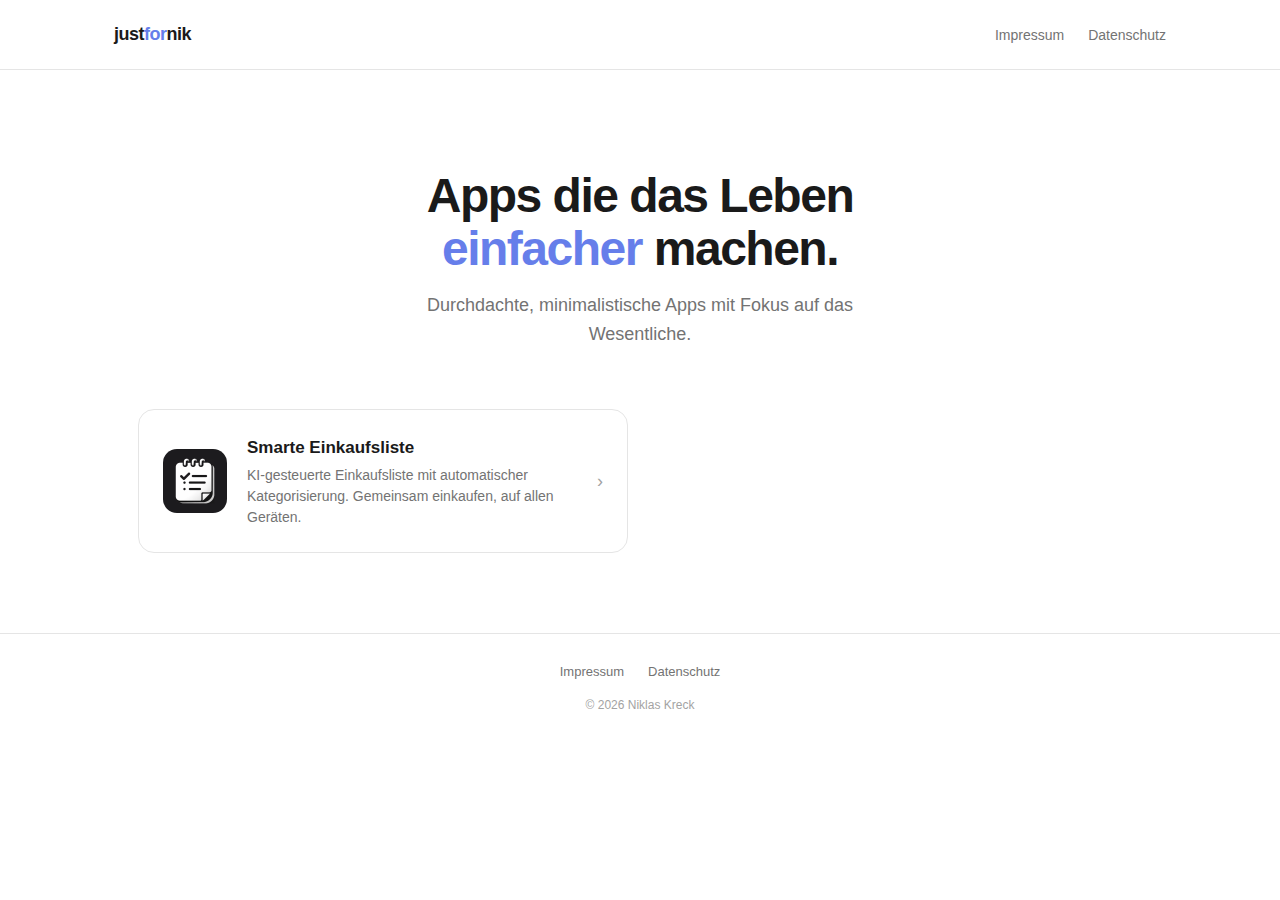
<file: index.html>
<!DOCTYPE html>
<html lang="de">
<head>
  <meta charset="UTF-8">
  <meta name="viewport" content="width=device-width, initial-scale=1.0">
  <title>justfornik — Apps die das Leben einfacher machen</title>
  <meta name="description" content="Apps von Niklas Kreck. Smarte Einkaufsliste und mehr.">
  <link rel="stylesheet" href="/styles.css">
  <link rel="icon" href="/assets/einkaufsliste-icon.png" type="image/png">
</head>
<body>

  <!-- Nav -->
  <nav class="nav">
    <div class="container">
      <a href="/" class="nav-brand">just<span>for</span>nik</a>
      <ul class="nav-links">
        <li><a href="/impressum/">Impressum</a></li>
        <li><a href="/datenschutz/">Datenschutz</a></li>
      </ul>
    </div>
  </nav>

  <!-- Hero -->
  <section class="hero">
    <h1 class="hero-title">Apps die das Leben<br><span>einfacher</span> machen.</h1>
    <p class="hero-subtitle">Durchdachte, minimalistische Apps mit Fokus auf das Wesentliche.</p>
  </section>

  <!-- Apps Grid -->
  <div class="container">
    <div class="apps-grid">
      <a href="/einkaufsliste/" class="app-card">
        <img src="/assets/einkaufsliste-icon.png" alt="Smarte Einkaufsliste Icon" class="app-card-icon">
        <div class="app-card-info">
          <h3>Smarte Einkaufsliste</h3>
          <p>KI-gesteuerte Einkaufsliste mit automatischer Kategorisierung. Gemeinsam einkaufen, auf allen Geräten.</p>
        </div>
        <span class="app-card-arrow">&rsaquo;</span>
      </a>
    </div>
  </div>

  <!-- Footer -->
  <footer class="footer">
    <ul class="footer-links">
      <li><a href="/impressum/">Impressum</a></li>
      <li><a href="/datenschutz/">Datenschutz</a></li>
    </ul>
    <p class="footer-copy">&copy; 2026 Niklas Kreck</p>
  </footer>

</body>
</html>
</file>
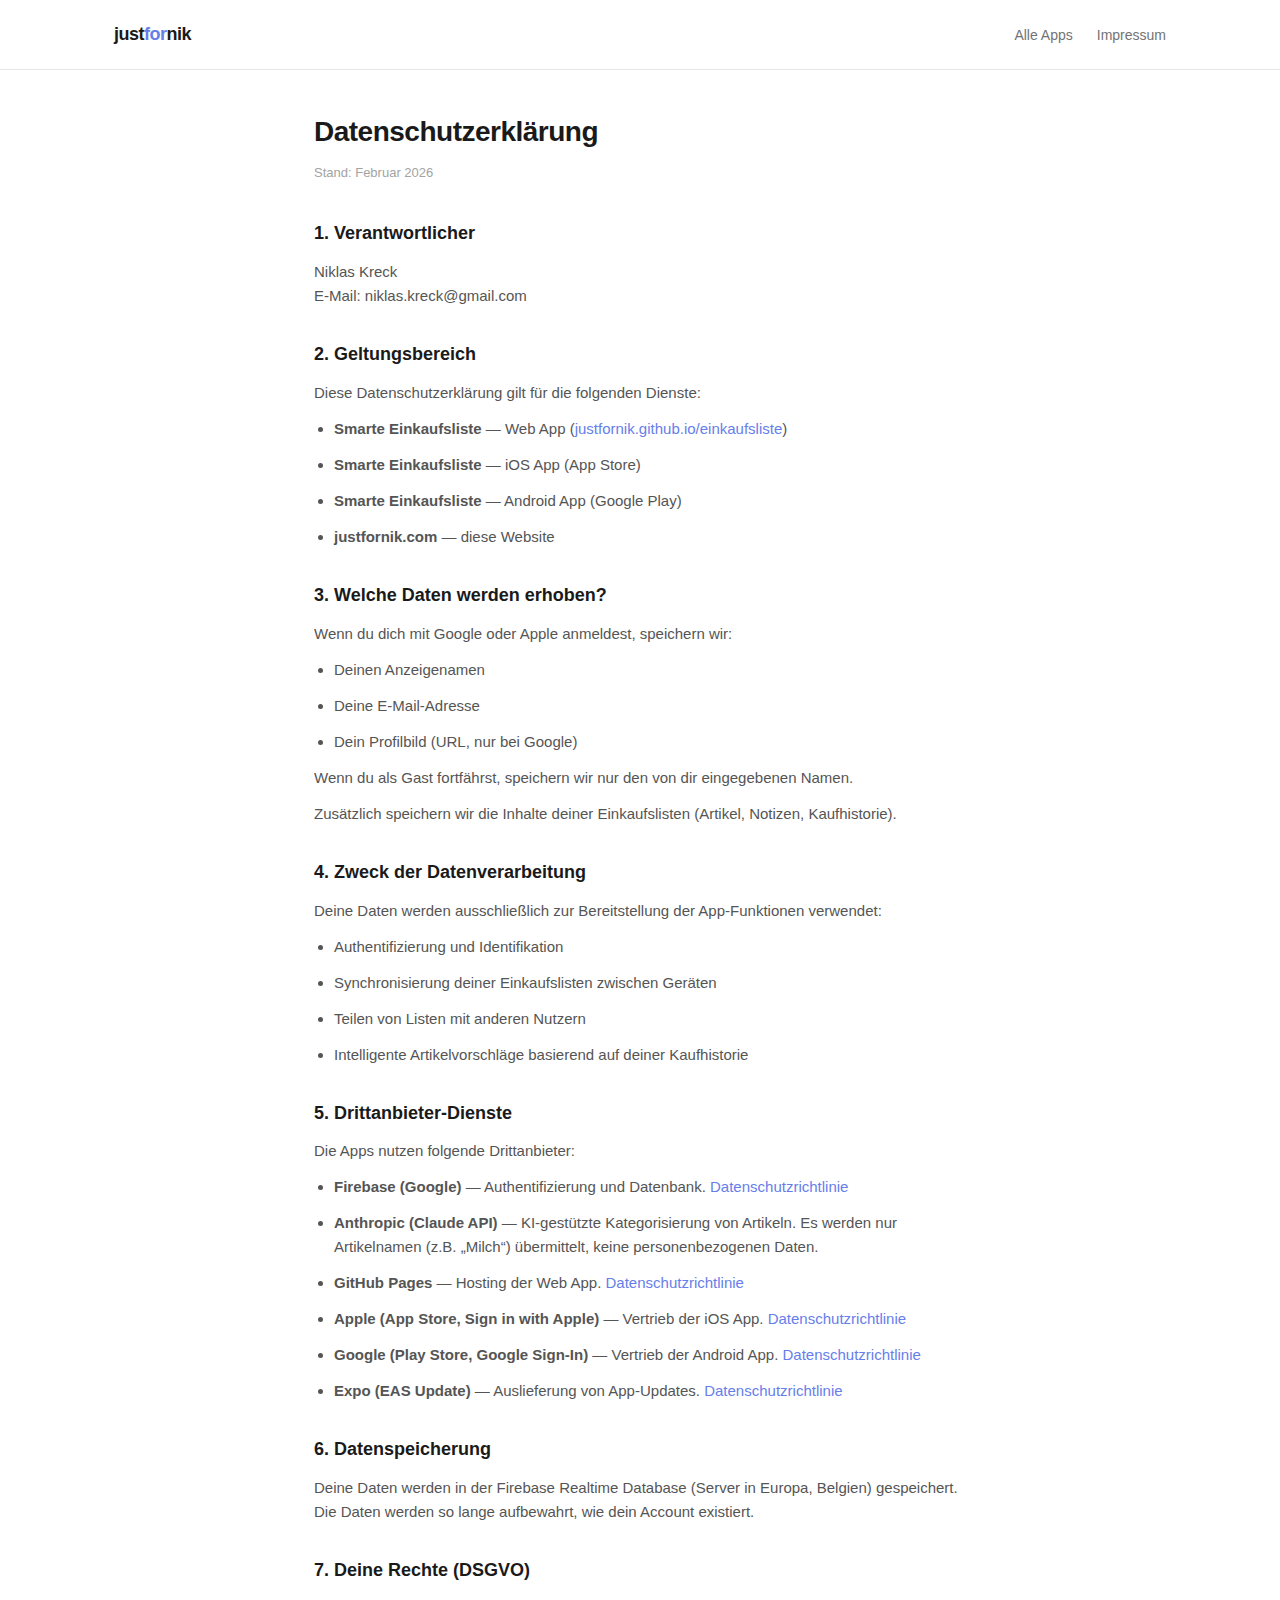
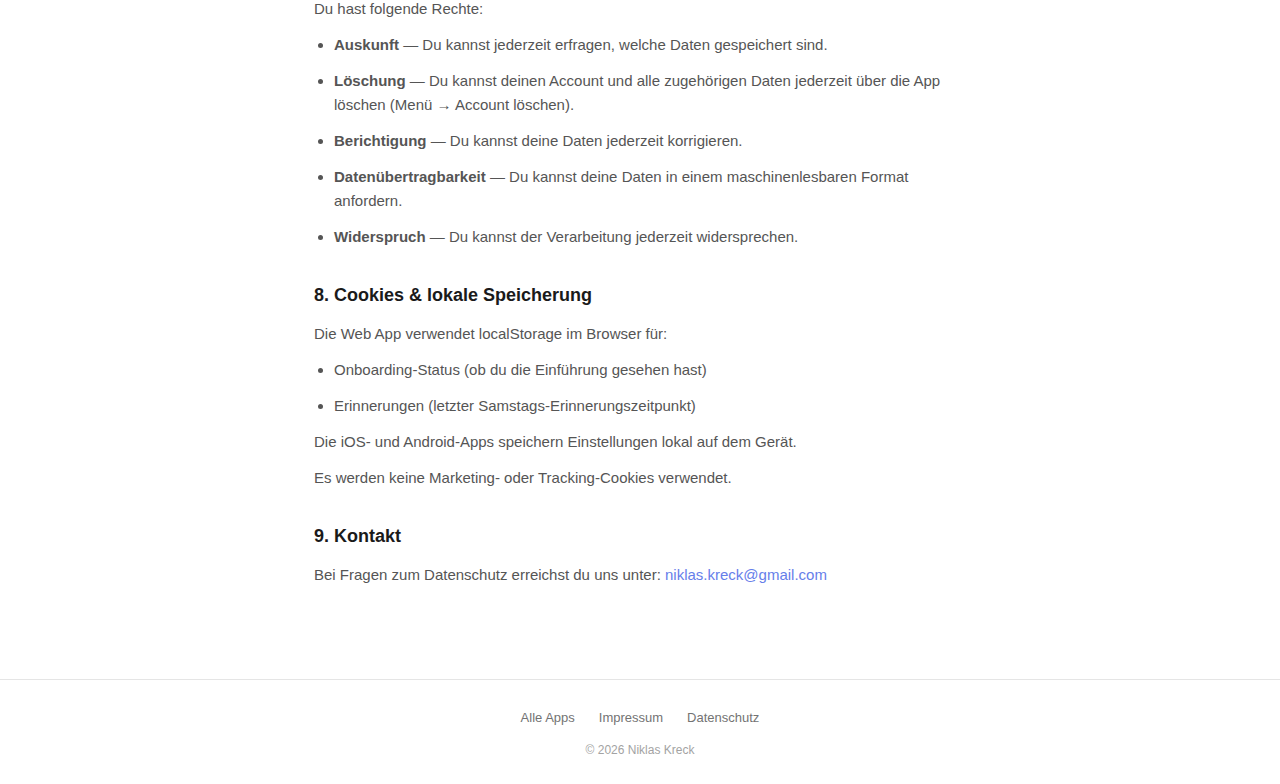
<file: datenschutz/index.html>
<!DOCTYPE html>
<html lang="de">
<head>
  <meta charset="UTF-8">
  <meta name="viewport" content="width=device-width, initial-scale=1.0">
  <title>Datenschutz — justfornik</title>
  <link rel="stylesheet" href="/styles.css">
  <link rel="icon" href="/assets/einkaufsliste-icon.png" type="image/png">
</head>
<body>

  <!-- Nav -->
  <nav class="nav">
    <div class="container">
      <a href="/" class="nav-brand">just<span>for</span>nik</a>
      <ul class="nav-links">
        <li><a href="/">Alle Apps</a></li>
        <li><a href="/impressum/">Impressum</a></li>
      </ul>
    </div>
  </nav>

  <!-- Content -->
  <main class="legal">
    <h1>Datenschutzerkl&auml;rung</h1>
    <p class="subtitle">Stand: Februar 2026</p>

    <h2>1. Verantwortlicher</h2>
    <p>Niklas Kreck<br>E-Mail: niklas.kreck@gmail.com</p>

    <h2>2. Geltungsbereich</h2>
    <p>Diese Datenschutzerkl&auml;rung gilt f&uuml;r die folgenden Dienste:</p>
    <ul>
      <li><strong>Smarte Einkaufsliste</strong> &mdash; Web App (<a href="https://justfornik.github.io/einkaufsliste/">justfornik.github.io/einkaufsliste</a>)</li>
      <li><strong>Smarte Einkaufsliste</strong> &mdash; iOS App (App Store)</li>
      <li><strong>Smarte Einkaufsliste</strong> &mdash; Android App (Google Play)</li>
      <li><strong>justfornik.com</strong> &mdash; diese Website</li>
    </ul>

    <h2>3. Welche Daten werden erhoben?</h2>
    <p>Wenn du dich mit Google oder Apple anmeldest, speichern wir:</p>
    <ul>
      <li>Deinen Anzeigenamen</li>
      <li>Deine E-Mail-Adresse</li>
      <li>Dein Profilbild (URL, nur bei Google)</li>
    </ul>
    <p>Wenn du als Gast fortf&auml;hrst, speichern wir nur den von dir eingegebenen Namen.</p>
    <p>Zus&auml;tzlich speichern wir die Inhalte deiner Einkaufslisten (Artikel, Notizen, Kaufhistorie).</p>

    <h2>4. Zweck der Datenverarbeitung</h2>
    <p>Deine Daten werden ausschlie&szlig;lich zur Bereitstellung der App-Funktionen verwendet:</p>
    <ul>
      <li>Authentifizierung und Identifikation</li>
      <li>Synchronisierung deiner Einkaufslisten zwischen Ger&auml;ten</li>
      <li>Teilen von Listen mit anderen Nutzern</li>
      <li>Intelligente Artikelvorschl&auml;ge basierend auf deiner Kaufhistorie</li>
    </ul>

    <h2>5. Drittanbieter-Dienste</h2>
    <p>Die Apps nutzen folgende Drittanbieter:</p>
    <ul>
      <li><strong>Firebase (Google)</strong> &mdash; Authentifizierung und Datenbank. <a href="https://firebase.google.com/support/privacy" target="_blank" rel="noopener">Datenschutzrichtlinie</a></li>
      <li><strong>Anthropic (Claude API)</strong> &mdash; KI-gest&uuml;tzte Kategorisierung von Artikeln. Es werden nur Artikelnamen (z.B. &bdquo;Milch&ldquo;) &uuml;bermittelt, keine personenbezogenen Daten.</li>
      <li><strong>GitHub Pages</strong> &mdash; Hosting der Web App. <a href="https://docs.github.com/en/site-policy/privacy-policies/github-privacy-statement" target="_blank" rel="noopener">Datenschutzrichtlinie</a></li>
      <li><strong>Apple (App Store, Sign in with Apple)</strong> &mdash; Vertrieb der iOS App. <a href="https://www.apple.com/legal/privacy/" target="_blank" rel="noopener">Datenschutzrichtlinie</a></li>
      <li><strong>Google (Play Store, Google Sign-In)</strong> &mdash; Vertrieb der Android App. <a href="https://policies.google.com/privacy" target="_blank" rel="noopener">Datenschutzrichtlinie</a></li>
      <li><strong>Expo (EAS Update)</strong> &mdash; Auslieferung von App-Updates. <a href="https://expo.dev/privacy" target="_blank" rel="noopener">Datenschutzrichtlinie</a></li>
    </ul>

    <h2>6. Datenspeicherung</h2>
    <p>Deine Daten werden in der Firebase Realtime Database (Server in Europa, Belgien) gespeichert. Die Daten werden so lange aufbewahrt, wie dein Account existiert.</p>

    <h2>7. Deine Rechte (DSGVO)</h2>
    <p>Du hast folgende Rechte:</p>
    <ul>
      <li><strong>Auskunft</strong> &mdash; Du kannst jederzeit erfragen, welche Daten gespeichert sind.</li>
      <li><strong>L&ouml;schung</strong> &mdash; Du kannst deinen Account und alle zugeh&ouml;rigen Daten jederzeit &uuml;ber die App l&ouml;schen (Men&uuml; &rarr; Account l&ouml;schen).</li>
      <li><strong>Berichtigung</strong> &mdash; Du kannst deine Daten jederzeit korrigieren.</li>
      <li><strong>Daten&uuml;bertragbarkeit</strong> &mdash; Du kannst deine Daten in einem maschinenlesbaren Format anfordern.</li>
      <li><strong>Widerspruch</strong> &mdash; Du kannst der Verarbeitung jederzeit widersprechen.</li>
    </ul>

    <h2>8. Cookies &amp; lokale Speicherung</h2>
    <p>Die Web App verwendet localStorage im Browser f&uuml;r:</p>
    <ul>
      <li>Onboarding-Status (ob du die Einf&uuml;hrung gesehen hast)</li>
      <li>Erinnerungen (letzter Samstags-Erinnerungszeitpunkt)</li>
    </ul>
    <p>Die iOS- und Android-Apps speichern Einstellungen lokal auf dem Ger&auml;t.</p>
    <p>Es werden keine Marketing- oder Tracking-Cookies verwendet.</p>

    <h2>9. Kontakt</h2>
    <p>Bei Fragen zum Datenschutz erreichst du uns unter: <a href="mailto:niklas.kreck@gmail.com">niklas.kreck@gmail.com</a></p>
  </main>

  <!-- Footer -->
  <footer class="footer">
    <ul class="footer-links">
      <li><a href="/">Alle Apps</a></li>
      <li><a href="/impressum/">Impressum</a></li>
      <li><a href="/datenschutz/">Datenschutz</a></li>
    </ul>
    <p class="footer-copy">&copy; 2026 Niklas Kreck</p>
  </footer>

</body>
</html>
</file>
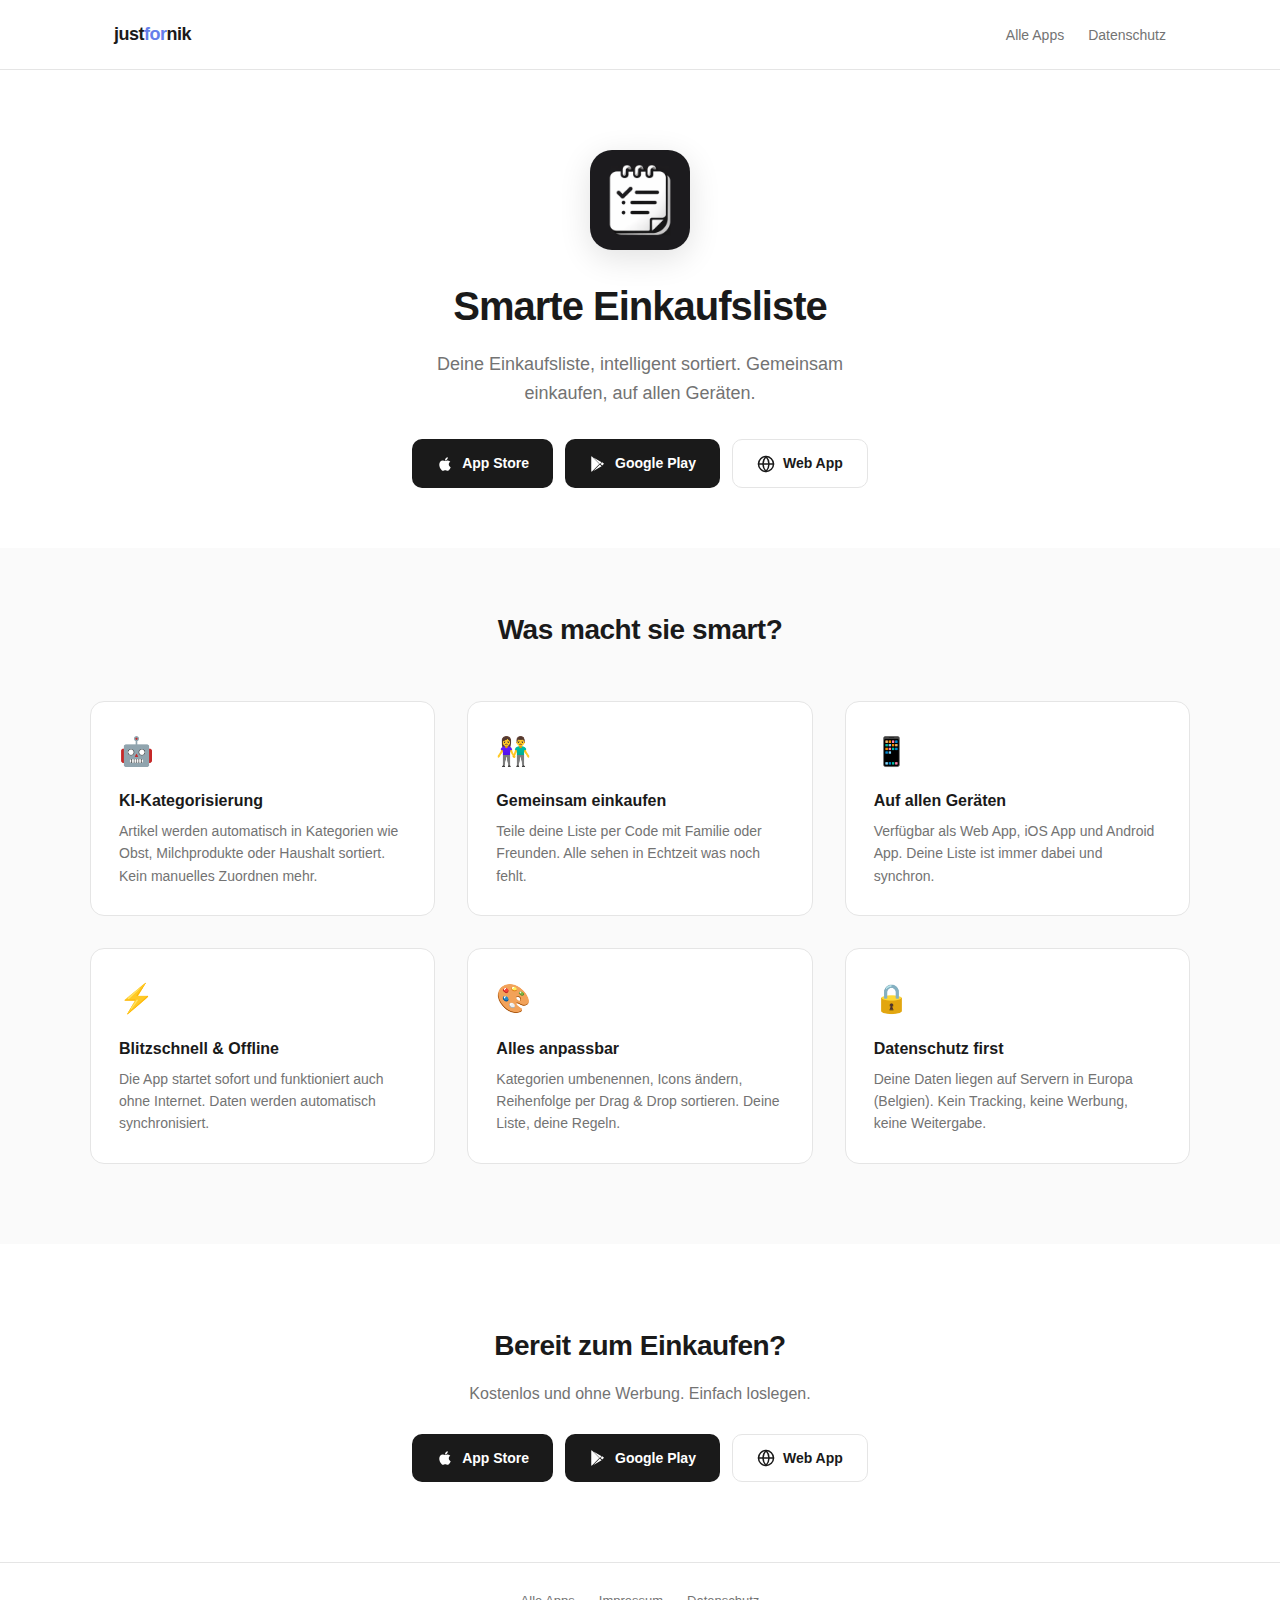
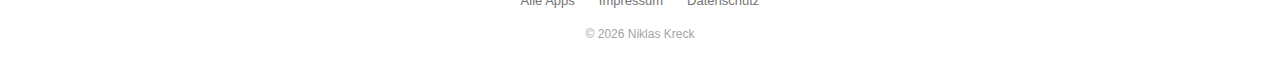
<file: einkaufsliste/index.html>
<!DOCTYPE html>
<html lang="de">
<head>
  <meta charset="UTF-8">
  <meta name="viewport" content="width=device-width, initial-scale=1.0">
  <title>Smarte Einkaufsliste — justfornik</title>
  <meta name="description" content="Die smarte Einkaufsliste mit KI-Kategorisierung. Gemeinsam einkaufen, auf allen Geräten. Kostenlos.">
  <meta property="og:title" content="Smarte Einkaufsliste">
  <meta property="og:description" content="KI-gesteuerte Einkaufsliste mit automatischer Kategorisierung.">
  <meta property="og:image" content="/assets/einkaufsliste-icon.png">
  <link rel="stylesheet" href="/styles.css">
  <link rel="icon" href="/assets/einkaufsliste-icon.png" type="image/png">
</head>
<body>

  <!-- Nav -->
  <nav class="nav">
    <div class="container">
      <a href="/" class="nav-brand">just<span>for</span>nik</a>
      <ul class="nav-links">
        <li><a href="/">Alle Apps</a></li>
        <li><a href="/datenschutz/">Datenschutz</a></li>
      </ul>
    </div>
  </nav>

  <!-- App Hero -->
  <section class="app-hero">
    <img src="/assets/einkaufsliste-icon.png" alt="Smarte Einkaufsliste" class="app-hero-icon">
    <h1>Smarte Einkaufsliste</h1>
    <p class="app-hero-tagline">Deine Einkaufsliste, intelligent sortiert. Gemeinsam einkaufen, auf allen Geräten.</p>
    <div class="store-buttons">
      <!-- App Store link — placeholder until live -->
      <a href="https://apps.apple.com" class="store-btn store-btn--primary">
        <svg viewBox="0 0 24 24" fill="currentColor"><path d="M17.05 20.28c-.98.95-2.05.88-3.08.4-1.09-.5-2.08-.48-3.24 0-1.44.62-2.2.44-3.06-.4C2.79 15.25 3.51 7.59 9.05 7.31c1.35.07 2.29.74 3.08.8 1.18-.24 2.31-.93 3.57-.84 1.51.12 2.65.72 3.4 1.8-3.12 1.87-2.38 5.98.48 7.13-.57 1.5-1.31 2.99-2.54 4.09zM12.03 7.25c-.15-2.23 1.66-4.07 3.74-4.25.29 2.58-2.34 4.5-3.74 4.25z"/></svg>
        App Store
      </a>
      <!-- Play Store link — placeholder until live -->
      <a href="https://play.google.com" class="store-btn store-btn--primary">
        <svg viewBox="0 0 24 24" fill="currentColor"><path d="M3.609 1.814L13.792 12 3.61 22.186a.996.996 0 01-.61-.92V2.734a1 1 0 01.609-.92zm10.89 10.893l2.302 2.302-10.937 6.333 8.635-8.635zm3.199-3.199l2.302 2.302-2.302 2.302L15.396 12l2.302-2.492zM5.864 3.458L16.8 9.79l-2.302 2.302L5.864 3.458z"/></svg>
        Google Play
      </a>
      <a href="https://justfornik.github.io/einkaufsliste/" class="store-btn store-btn--outline">
        <svg viewBox="0 0 24 24" fill="none" stroke="currentColor" stroke-width="2" stroke-linecap="round" stroke-linejoin="round"><circle cx="12" cy="12" r="10"/><line x1="2" y1="12" x2="22" y2="12"/><path d="M12 2a15.3 15.3 0 014 10 15.3 15.3 0 01-4 10 15.3 15.3 0 01-4-10 15.3 15.3 0 014-10z"/></svg>
        Web App
      </a>
    </div>
  </section>

  <!-- Features -->
  <section class="features">
    <h2 class="features-title">Was macht sie smart?</h2>
    <div class="features-grid">

      <div class="feature-card">
        <div class="feature-icon">&#x1F916;</div>
        <h3>KI-Kategorisierung</h3>
        <p>Artikel werden automatisch in Kategorien wie Obst, Milchprodukte oder Haushalt sortiert. Kein manuelles Zuordnen mehr.</p>
      </div>

      <div class="feature-card">
        <div class="feature-icon">&#x1F46B;</div>
        <h3>Gemeinsam einkaufen</h3>
        <p>Teile deine Liste per Code mit Familie oder Freunden. Alle sehen in Echtzeit was noch fehlt.</p>
      </div>

      <div class="feature-card">
        <div class="feature-icon">&#x1F4F1;</div>
        <h3>Auf allen Geräten</h3>
        <p>Verfügbar als Web App, iOS App und Android App. Deine Liste ist immer dabei und synchron.</p>
      </div>

      <div class="feature-card">
        <div class="feature-icon">&#x26A1;</div>
        <h3>Blitzschnell &amp; Offline</h3>
        <p>Die App startet sofort und funktioniert auch ohne Internet. Daten werden automatisch synchronisiert.</p>
      </div>

      <div class="feature-card">
        <div class="feature-icon">&#x1F3A8;</div>
        <h3>Alles anpassbar</h3>
        <p>Kategorien umbenennen, Icons ändern, Reihenfolge per Drag &amp; Drop sortieren. Deine Liste, deine Regeln.</p>
      </div>

      <div class="feature-card">
        <div class="feature-icon">&#x1F512;</div>
        <h3>Datenschutz first</h3>
        <p>Deine Daten liegen auf Servern in Europa (Belgien). Kein Tracking, keine Werbung, keine Weitergabe.</p>
      </div>

    </div>
  </section>

  <!-- CTA -->
  <section class="cta">
    <h2>Bereit zum Einkaufen?</h2>
    <p>Kostenlos und ohne Werbung. Einfach loslegen.</p>
    <div class="store-buttons">
      <a href="https://apps.apple.com" class="store-btn store-btn--primary">
        <svg viewBox="0 0 24 24" fill="currentColor"><path d="M17.05 20.28c-.98.95-2.05.88-3.08.4-1.09-.5-2.08-.48-3.24 0-1.44.62-2.2.44-3.06-.4C2.79 15.25 3.51 7.59 9.05 7.31c1.35.07 2.29.74 3.08.8 1.18-.24 2.31-.93 3.57-.84 1.51.12 2.65.72 3.4 1.8-3.12 1.87-2.38 5.98.48 7.13-.57 1.5-1.31 2.99-2.54 4.09zM12.03 7.25c-.15-2.23 1.66-4.07 3.74-4.25.29 2.58-2.34 4.5-3.74 4.25z"/></svg>
        App Store
      </a>
      <a href="https://play.google.com" class="store-btn store-btn--primary">
        <svg viewBox="0 0 24 24" fill="currentColor"><path d="M3.609 1.814L13.792 12 3.61 22.186a.996.996 0 01-.61-.92V2.734a1 1 0 01.609-.92zm10.89 10.893l2.302 2.302-10.937 6.333 8.635-8.635zm3.199-3.199l2.302 2.302-2.302 2.302L15.396 12l2.302-2.492zM5.864 3.458L16.8 9.79l-2.302 2.302L5.864 3.458z"/></svg>
        Google Play
      </a>
      <a href="https://justfornik.github.io/einkaufsliste/" class="store-btn store-btn--outline">
        <svg viewBox="0 0 24 24" fill="none" stroke="currentColor" stroke-width="2" stroke-linecap="round" stroke-linejoin="round"><circle cx="12" cy="12" r="10"/><line x1="2" y1="12" x2="22" y2="12"/><path d="M12 2a15.3 15.3 0 014 10 15.3 15.3 0 01-4 10 15.3 15.3 0 01-4-10 15.3 15.3 0 014-10z"/></svg>
        Web App
      </a>
    </div>
  </section>

  <!-- Footer -->
  <footer class="footer">
    <ul class="footer-links">
      <li><a href="/">Alle Apps</a></li>
      <li><a href="/impressum/">Impressum</a></li>
      <li><a href="/datenschutz/">Datenschutz</a></li>
    </ul>
    <p class="footer-copy">&copy; 2026 Niklas Kreck</p>
  </footer>

</body>
</html>
</file>
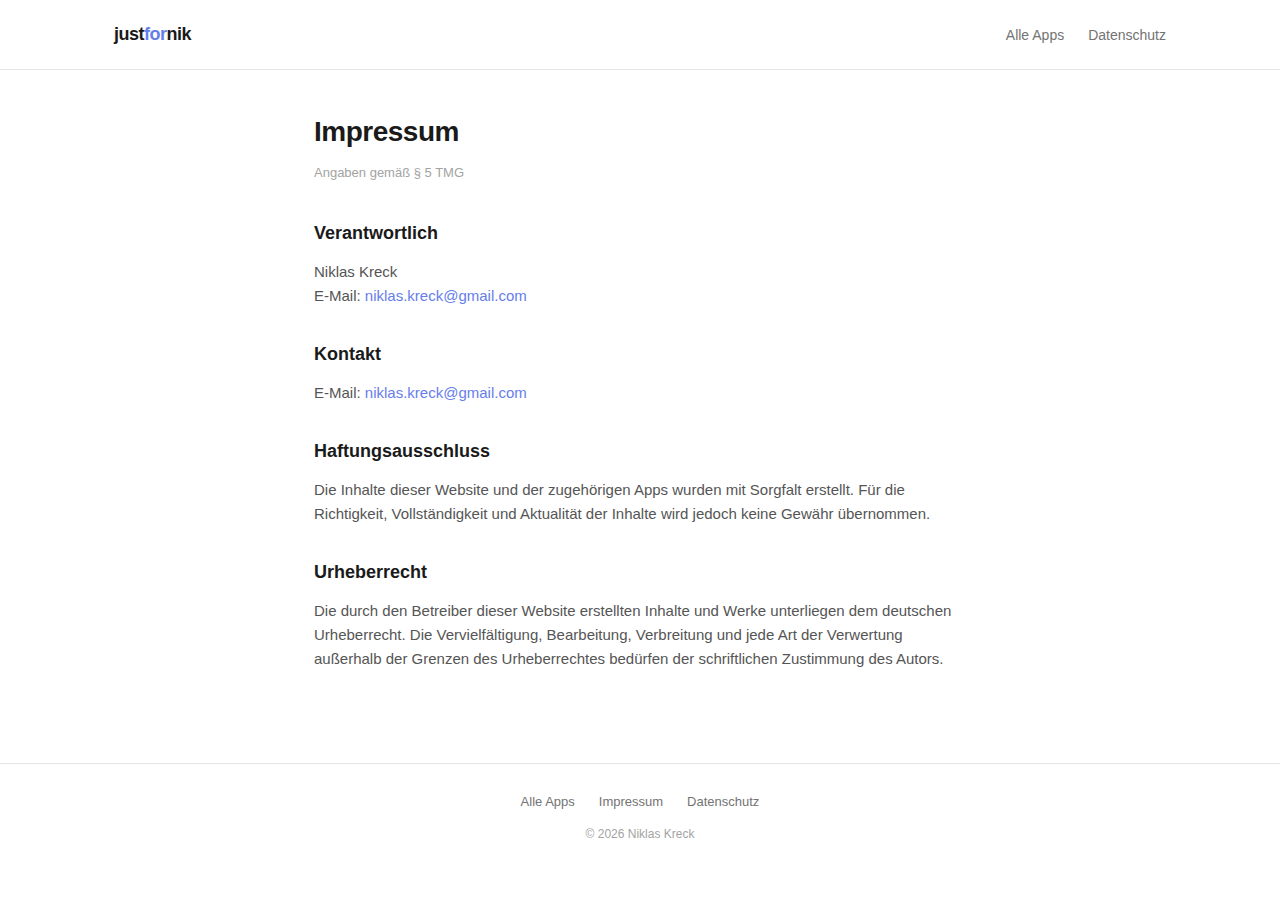
<file: impressum/index.html>
<!DOCTYPE html>
<html lang="de">
<head>
  <meta charset="UTF-8">
  <meta name="viewport" content="width=device-width, initial-scale=1.0">
  <title>Impressum — justfornik</title>
  <link rel="stylesheet" href="/styles.css">
  <link rel="icon" href="/assets/einkaufsliste-icon.png" type="image/png">
</head>
<body>

  <!-- Nav -->
  <nav class="nav">
    <div class="container">
      <a href="/" class="nav-brand">just<span>for</span>nik</a>
      <ul class="nav-links">
        <li><a href="/">Alle Apps</a></li>
        <li><a href="/datenschutz/">Datenschutz</a></li>
      </ul>
    </div>
  </nav>

  <!-- Content -->
  <main class="legal">
    <h1>Impressum</h1>
    <p class="subtitle">Angaben gem&auml;&szlig; &sect; 5 TMG</p>

    <h2>Verantwortlich</h2>
    <p>
      Niklas Kreck<br>
      E-Mail: <a href="mailto:niklas.kreck@gmail.com">niklas.kreck@gmail.com</a>
    </p>

    <h2>Kontakt</h2>
    <p>
      E-Mail: <a href="mailto:niklas.kreck@gmail.com">niklas.kreck@gmail.com</a>
    </p>

    <h2>Haftungsausschluss</h2>
    <p>Die Inhalte dieser Website und der zugeh&ouml;rigen Apps wurden mit Sorgfalt erstellt. F&uuml;r die Richtigkeit, Vollst&auml;ndigkeit und Aktualit&auml;t der Inhalte wird jedoch keine Gew&auml;hr &uuml;bernommen.</p>

    <h2>Urheberrecht</h2>
    <p>Die durch den Betreiber dieser Website erstellten Inhalte und Werke unterliegen dem deutschen Urheberrecht. Die Vervielf&auml;ltigung, Bearbeitung, Verbreitung und jede Art der Verwertung au&szlig;erhalb der Grenzen des Urheberrechtes bed&uuml;rfen der schriftlichen Zustimmung des Autors.</p>
  </main>

  <!-- Footer -->
  <footer class="footer">
    <ul class="footer-links">
      <li><a href="/">Alle Apps</a></li>
      <li><a href="/impressum/">Impressum</a></li>
      <li><a href="/datenschutz/">Datenschutz</a></li>
    </ul>
    <p class="footer-copy">&copy; 2026 Niklas Kreck</p>
  </footer>

</body>
</html>
</file>
<file: styles.css>
/* justfornik.com — Shared Styles */

/* Reset */
*, *::before, *::after { margin: 0; padding: 0; box-sizing: border-box; }

/* Fonts */
@import url('https://fonts.googleapis.com/css2?family=Inter:wght@400;500;600;700&display=swap');

:root {
  --color-black: #1a1a1a;
  --color-white: #ffffff;
  --color-gray-50: #fafafa;
  --color-gray-100: #f5f5f5;
  --color-gray-200: #e5e5e5;
  --color-gray-400: #a3a3a3;
  --color-gray-500: #737373;
  --color-gray-600: #555555;
  --color-accent: #667eea;
  --color-accent-light: #e8ecfd;
  --font: 'Inter', -apple-system, BlinkMacSystemFont, 'Segoe UI', Roboto, sans-serif;
  --max-width: 1100px;
  --section-padding: 80px 24px;
}

body {
  font-family: var(--font);
  background: var(--color-white);
  color: var(--color-black);
  line-height: 1.6;
  -webkit-font-smoothing: antialiased;
}

a { color: inherit; text-decoration: none; }

img { max-width: 100%; height: auto; display: block; }

/* ─── Layout ───────────────────────────────────── */
.container {
  max-width: var(--max-width);
  margin: 0 auto;
  padding: 0 24px;
}

.section {
  padding: var(--section-padding);
}

/* ─── Navigation ───────────────────────────────── */
.nav {
  padding: 20px 24px;
  border-bottom: 1px solid var(--color-gray-200);
}

.nav .container {
  display: flex;
  align-items: center;
  justify-content: space-between;
}

.nav-brand {
  font-size: 18px;
  font-weight: 700;
  letter-spacing: -0.5px;
  color: var(--color-black);
}

.nav-brand span {
  color: var(--color-accent);
}

.nav-links {
  display: flex;
  gap: 24px;
  list-style: none;
}

.nav-links a {
  font-size: 14px;
  font-weight: 500;
  color: var(--color-gray-500);
  transition: color 0.2s;
}

.nav-links a:hover {
  color: var(--color-black);
}

/* ─── Hero (Homepage) ──────────────────────────── */
.hero {
  text-align: center;
  padding: 100px 24px 60px;
}

.hero-title {
  font-size: 48px;
  font-weight: 700;
  letter-spacing: -1.5px;
  line-height: 1.1;
  margin-bottom: 16px;
}

.hero-title span {
  color: var(--color-accent);
}

.hero-subtitle {
  font-size: 18px;
  color: var(--color-gray-500);
  max-width: 500px;
  margin: 0 auto;
}

/* ─── App Cards Grid ───────────────────────────── */
.apps-grid {
  display: grid;
  grid-template-columns: repeat(auto-fill, minmax(320px, 1fr));
  gap: 24px;
  padding: 0 24px 80px;
}

.app-card {
  display: flex;
  align-items: center;
  gap: 20px;
  padding: 24px;
  border: 1px solid var(--color-gray-200);
  border-radius: 16px;
  transition: border-color 0.2s, box-shadow 0.2s;
}

.app-card:hover {
  border-color: var(--color-accent);
  box-shadow: 0 4px 24px rgba(102, 126, 234, 0.08);
}

.app-card-icon {
  width: 64px;
  height: 64px;
  border-radius: 14px;
  flex-shrink: 0;
}

.app-card-info h3 {
  font-size: 17px;
  font-weight: 600;
  margin-bottom: 4px;
}

.app-card-info p {
  font-size: 14px;
  color: var(--color-gray-500);
  line-height: 1.5;
}

.app-card-arrow {
  margin-left: auto;
  color: var(--color-gray-400);
  font-size: 18px;
  flex-shrink: 0;
}

/* ─── App Landing Hero ─────────────────────────── */
.app-hero {
  text-align: center;
  padding: 80px 24px 60px;
}

.app-hero-icon {
  width: 100px;
  height: 100px;
  border-radius: 22px;
  margin: 0 auto 24px;
  box-shadow: 0 8px 32px rgba(0, 0, 0, 0.12);
}

.app-hero h1 {
  font-size: 40px;
  font-weight: 700;
  letter-spacing: -1px;
  margin-bottom: 12px;
}

.app-hero-tagline {
  font-size: 18px;
  color: var(--color-gray-500);
  max-width: 480px;
  margin: 0 auto 32px;
}

/* Store Buttons */
.store-buttons {
  display: flex;
  gap: 12px;
  justify-content: center;
  flex-wrap: wrap;
}

.store-btn {
  display: inline-flex;
  align-items: center;
  gap: 8px;
  padding: 12px 24px;
  border-radius: 10px;
  font-size: 14px;
  font-weight: 600;
  transition: opacity 0.2s;
}

.store-btn:hover { opacity: 0.85; }

.store-btn--primary {
  background: var(--color-black);
  color: var(--color-white);
}

.store-btn--outline {
  background: var(--color-white);
  color: var(--color-black);
  border: 1px solid var(--color-gray-200);
}

.store-btn svg {
  width: 18px;
  height: 18px;
}

/* ─── Features Grid ────────────────────────────── */
.features {
  padding: 60px 24px 80px;
  background: var(--color-gray-50);
}

.features-title {
  text-align: center;
  font-size: 28px;
  font-weight: 700;
  letter-spacing: -0.5px;
  margin-bottom: 48px;
}

.features-grid {
  display: grid;
  grid-template-columns: repeat(auto-fill, minmax(300px, 1fr));
  gap: 32px;
  max-width: var(--max-width);
  margin: 0 auto;
}

.feature-card {
  padding: 28px;
  background: var(--color-white);
  border-radius: 14px;
  border: 1px solid var(--color-gray-200);
}

.feature-icon {
  font-size: 28px;
  margin-bottom: 14px;
}

.feature-card h3 {
  font-size: 16px;
  font-weight: 600;
  margin-bottom: 6px;
}

.feature-card p {
  font-size: 14px;
  color: var(--color-gray-500);
  line-height: 1.6;
}

/* ─── CTA Section ──────────────────────────────── */
.cta {
  text-align: center;
  padding: 80px 24px;
}

.cta h2 {
  font-size: 28px;
  font-weight: 700;
  letter-spacing: -0.5px;
  margin-bottom: 12px;
}

.cta p {
  font-size: 16px;
  color: var(--color-gray-500);
  margin-bottom: 28px;
}

/* ─── Legal Pages ──────────────────────────────── */
.legal {
  max-width: 700px;
  margin: 0 auto;
  padding: 40px 24px 80px;
}

.legal h1 {
  font-size: 28px;
  font-weight: 700;
  letter-spacing: -0.5px;
  margin-bottom: 8px;
}

.legal .subtitle {
  font-size: 13px;
  color: var(--color-gray-400);
  margin-bottom: 36px;
}

.legal h2 {
  font-size: 18px;
  font-weight: 600;
  margin-top: 32px;
  margin-bottom: 12px;
}

.legal p, .legal li {
  font-size: 15px;
  color: var(--color-gray-600);
  margin-bottom: 12px;
}

.legal ul {
  padding-left: 20px;
  margin-bottom: 12px;
}

.legal a {
  color: var(--color-accent);
}

.legal a:hover {
  text-decoration: underline;
}

/* ─── Footer ───────────────────────────────────── */
.footer {
  border-top: 1px solid var(--color-gray-200);
  padding: 24px;
  text-align: center;
}

.footer-links {
  display: flex;
  gap: 24px;
  justify-content: center;
  list-style: none;
  margin-bottom: 12px;
}

.footer-links a {
  font-size: 13px;
  color: var(--color-gray-500);
  transition: color 0.2s;
}

.footer-links a:hover { color: var(--color-black); }

.footer-copy {
  font-size: 12px;
  color: var(--color-gray-400);
}

/* ─── Responsive ───────────────────────────────── */
@media (max-width: 640px) {
  .hero-title { font-size: 32px; }
  .hero { padding: 60px 20px 40px; }
  .app-hero h1 { font-size: 28px; }
  .app-hero { padding: 60px 20px 40px; }
  .features-title { font-size: 22px; }
  .features-grid { grid-template-columns: 1fr; gap: 16px; }
  .apps-grid { grid-template-columns: 1fr; padding: 0 20px 60px; }
  .store-buttons { flex-direction: column; align-items: center; }
  .store-btn { width: 100%; max-width: 260px; justify-content: center; }
  .nav-links { gap: 16px; }
  .nav-links a { font-size: 13px; }
  :root { --section-padding: 60px 20px; }
}
</file>
